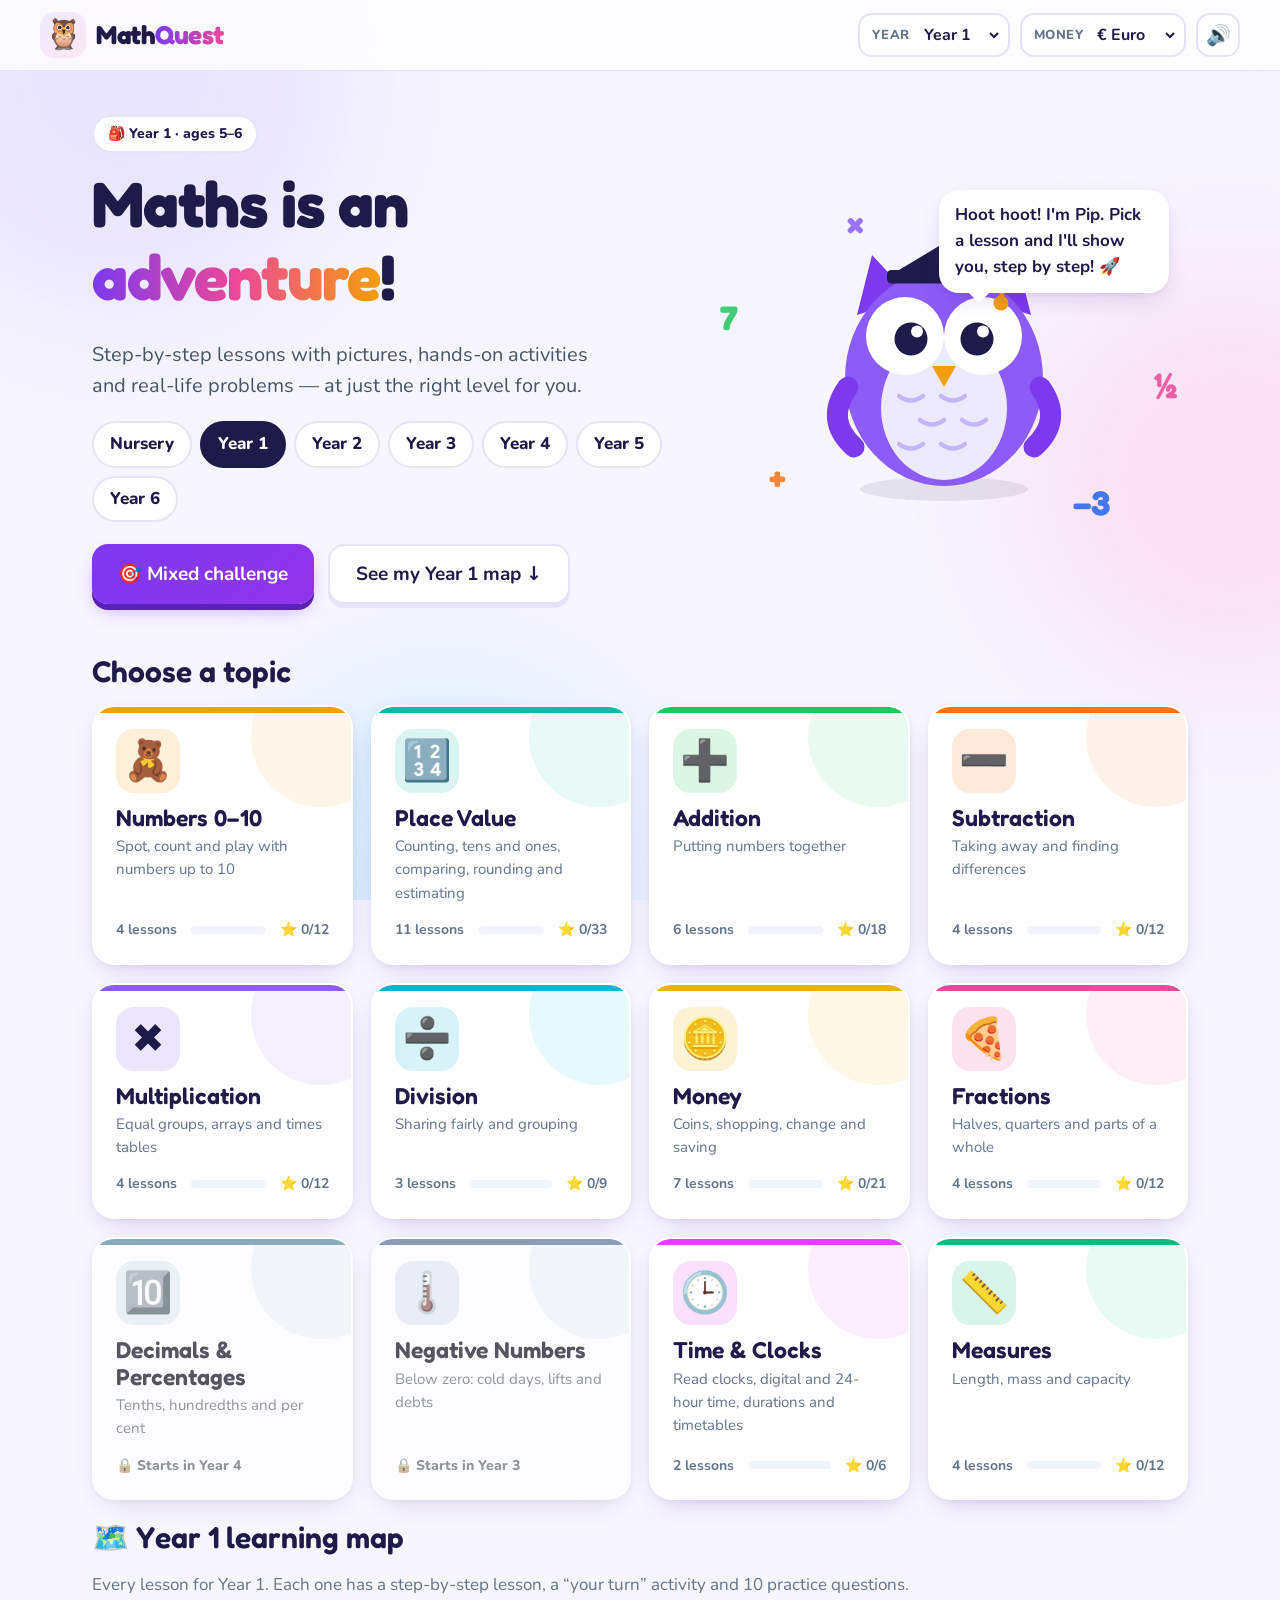
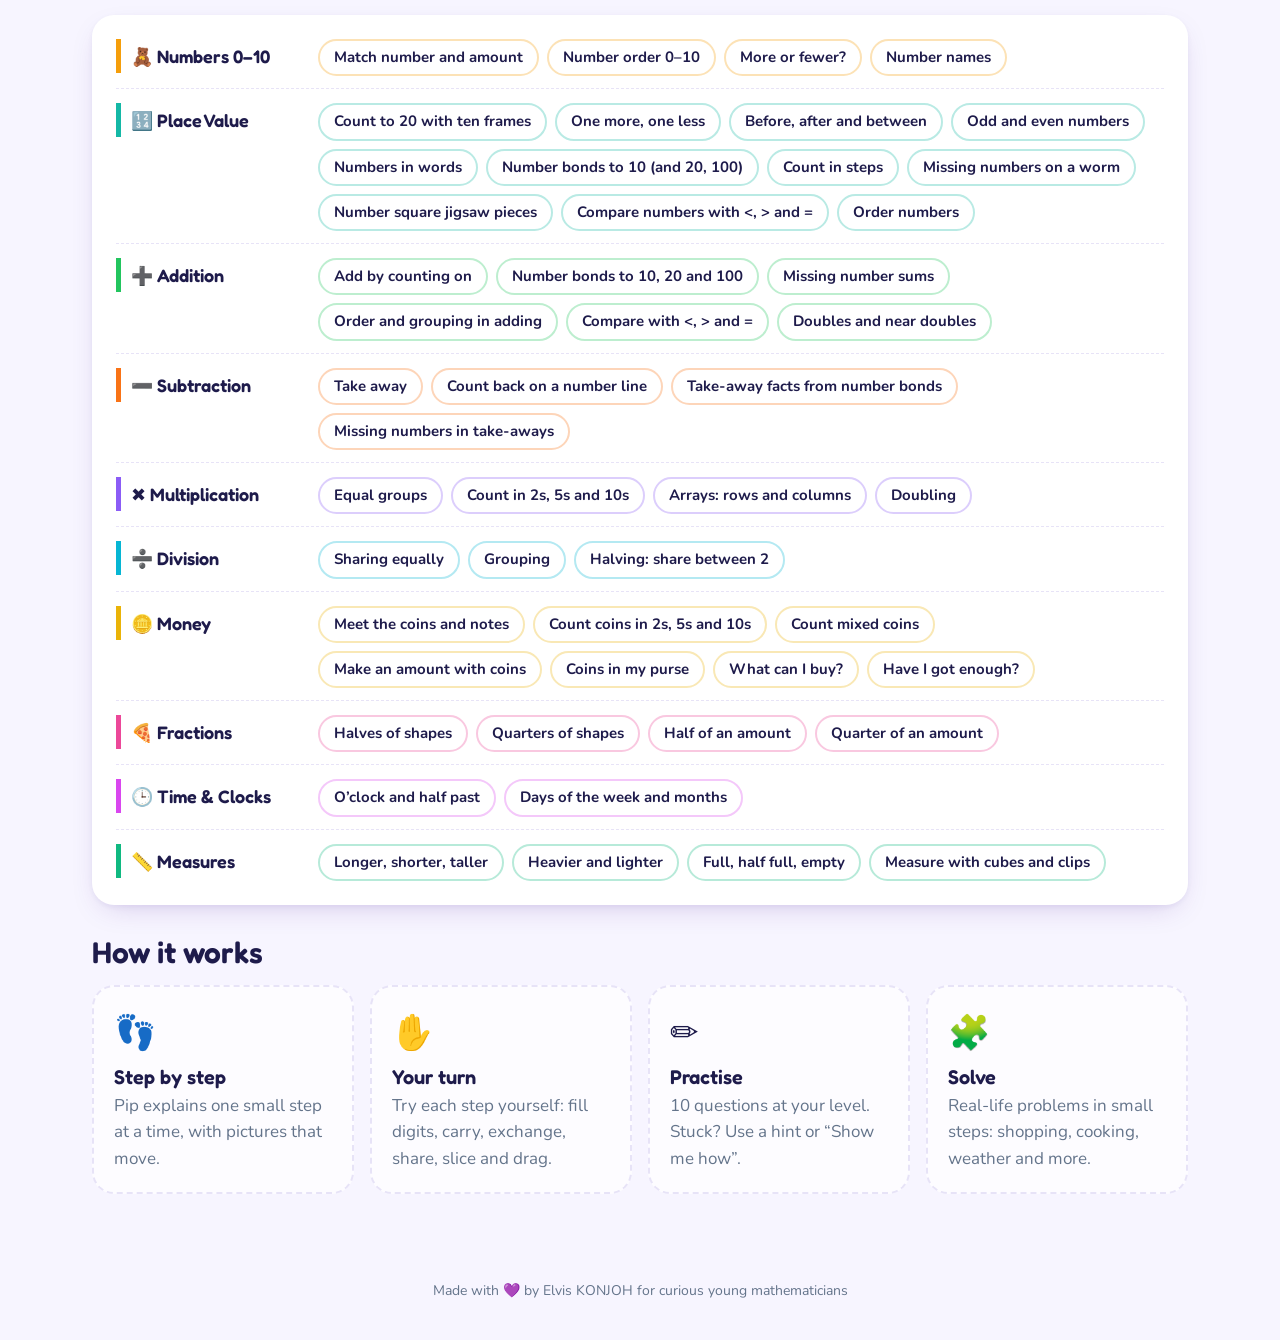
<file: index.html>
<!doctype html>
<html lang="en-GB">
<head>
  <meta charset="utf-8">
  <meta name="viewport" content="width=device-width, initial-scale=1">
  <title>MathQuest — Free Fun Maths Lessons for Kids, Nursery to Year 6</title>
  <meta name="description" content="Free, visual maths lessons for children aged 3 to 11. Step-by-step lessons, practice games and real-life problems: place value, addition, subtraction, times tables, fractions, money, time and more. Follows the England National Curriculum.">
  <meta name="author" content="Elvis KONJOH">
  <meta name="robots" content="index, follow, max-image-preview:large">
  <meta name="theme-color" content="#7c3aed">
  <link rel="canonical" href="https://maths.kwezix.com/">

  <!-- Social sharing -->
  <meta property="og:type" content="website">
  <meta property="og:site_name" content="MathQuest">
  <meta property="og:locale" content="en_GB">
  <meta property="og:url" content="https://maths.kwezix.com/">
  <meta property="og:title" content="MathQuest — Free Fun Maths Lessons for Kids">
  <meta property="og:description" content="Step-by-step maths lessons with pictures, practice games and real-life problems for Nursery to Year 6. Free, no sign-up.">
  <meta property="og:image" content="https://maths.kwezix.com/img/og-image.png">
  <meta property="og:image:width" content="1200">
  <meta property="og:image:height" content="630">
  <meta property="og:image:alt" content="MathQuest: fun, visual maths lessons for kids, Nursery to Year 6">
  <meta name="twitter:card" content="summary_large_image">
  <meta name="twitter:title" content="MathQuest — Free Fun Maths Lessons for Kids">
  <meta name="twitter:description" content="Step-by-step maths lessons with pictures, practice games and real-life problems for Nursery to Year 6.">
  <meta name="twitter:image" content="https://maths.kwezix.com/img/og-image.png">

  <link rel="icon" href="favicon.svg" type="image/svg+xml">
  <link rel="apple-touch-icon" href="img/apple-touch-icon.png">
  <link rel="manifest" href="site.webmanifest">

  <script type="application/ld+json">
  {
    "@context": "https://schema.org",
    "@graph": [
      {
        "@type": "WebSite",
        "@id": "https://maths.kwezix.com/#website",
        "url": "https://maths.kwezix.com/",
        "name": "MathQuest",
        "description": "Free, visual maths lessons for children from Nursery to Year 6.",
        "inLanguage": "en-GB",
        "author": { "@type": "Person", "name": "Elvis KONJOH" }
      },
      {
        "@type": ["WebApplication", "LearningResource"],
        "@id": "https://maths.kwezix.com/#app",
        "name": "MathQuest",
        "url": "https://maths.kwezix.com/",
        "image": "https://maths.kwezix.com/img/og-image.png",
        "applicationCategory": "EducationalApplication",
        "operatingSystem": "Any (web browser)",
        "browserRequirements": "Requires JavaScript",
        "isAccessibleForFree": true,
        "offers": { "@type": "Offer", "price": "0", "priceCurrency": "GBP" },
        "inLanguage": "en-GB",
        "learningResourceType": ["Lesson", "Practice", "Game"],
        "educationalLevel": ["Nursery", "Year 1", "Year 2", "Year 3", "Year 4", "Year 5", "Year 6"],
        "typicalAgeRange": "3-11",
        "audience": { "@type": "EducationalAudience", "educationalRole": "student" },
        "teaches": ["Place value", "Addition", "Subtraction", "Multiplication", "Division", "Times tables", "Fractions", "Decimals and percentages", "Negative numbers", "Money", "Time and clocks", "Measures"],
        "educationalAlignment": {
          "@type": "AlignmentObject",
          "alignmentType": "educationalSubject",
          "educationalFramework": "England National Curriculum",
          "targetName": "Mathematics, Key Stage 1 and Key Stage 2"
        },
        "isPartOf": { "@id": "https://maths.kwezix.com/#website" }
      }
    ]
  }
  </script>
  <script>document.documentElement.classList.add('js');</script>
  <link rel="preconnect" href="https://fonts.googleapis.com">
  <link rel="preconnect" href="https://fonts.gstatic.com" crossorigin>
  <link href="https://fonts.googleapis.com/css2?family=Fredoka:wght@400;500;600;700&family=Nunito:wght@400;600;700;800&display=swap" rel="stylesheet">
  <link rel="stylesheet" href="css/styles.css">
  <link rel="stylesheet" href="css/widgets.css">
</head>
<body>
  <div class="bg-blobs" aria-hidden="true"><span></span><span></span><span></span></div>

  <header class="topbar">
    <a href="#/" class="brand" aria-label="MathQuest home">
      <span class="brand-logo">🦉</span>
      <span class="brand-name">Math<span>Quest</span></span>
    </a>
    <div class="controls">
      <label class="ctl">
        <span class="ctl-label">Year</span>
        <select id="yearSel" aria-label="School year">
          <option value="0">Nursery</option>
          <option value="1">Year 1</option>
          <option value="2">Year 2</option>
          <option value="3">Year 3</option>
          <option value="4">Year 4</option>
          <option value="5">Year 5</option>
          <option value="6">Year 6</option>
        </select>
      </label>
      <label class="ctl">
        <span class="ctl-label">Money</span>
        <select id="curSel" aria-label="Currency">
          <option value="€">€ Euro</option>
          <option value="$">$ Dollar</option>
          <option value="£">£ Pound</option>
        </select>
      </label>
      <button id="speakBtn" class="icon-btn" aria-label="Read questions aloud" title="Read aloud on/off">🗣️</button>
      <button id="soundBtn" class="icon-btn" aria-label="Toggle sound" title="Sound on/off">🔊</button>
    </div>
  </header>

  <main id="app" tabindex="-1">
    <!-- Crawlable summary. app.js replaces it on load; the 'js' class hides it until then. -->
    <section class="seo-fallback">
      <h1>MathQuest: free, fun maths lessons for kids</h1>
      <p>Step-by-step maths lessons with pictures, hands-on practice and real-life problems for children from Nursery to Year 6 (ages 3 to 11). Pip the owl explains one small step at a time, then children try it themselves. Lessons follow the England National Curriculum for Key Stage 1 and Key Stage 2. Free, with no sign-up.</p>
      <h2>Maths topics</h2>
      <ul>
        <li><b>Numbers 0–10</b> (Nursery): spot, count and play with numbers up to 10, read aloud.</li>
        <li><b>Place Value</b>: counting, tens and ones, comparing, rounding and estimating.</li>
        <li><b>Addition</b>: number bonds, counting on, number lines and column addition with carrying.</li>
        <li><b>Subtraction</b>: taking away, finding the difference and column subtraction with exchanging.</li>
        <li><b>Multiplication</b>: equal groups, arrays and times tables.</li>
        <li><b>Division</b>: sharing fairly, grouping and bus-stop division.</li>
        <li><b>Fractions</b>: halves, quarters and parts of a whole.</li>
        <li><b>Decimals &amp; Percentages</b> (from Year 4): tenths, hundredths and per cent.</li>
        <li><b>Negative Numbers</b> (from Year 3): below zero with cold days, lifts and debts.</li>
        <li><b>Money</b>: coins, shopping, change and saving in pounds, euros or dollars.</li>
        <li><b>Time &amp; Clocks</b>: read clocks, digital and 24-hour time, durations and timetables.</li>
        <li><b>Measures</b>: length, mass and capacity.</li>
      </ul>
      <noscript><p>MathQuest is interactive. Please turn on JavaScript to start learning.</p></noscript>
    </section>
  </main>

  <footer class="footer">
    <p>Made with 💜 by Elvis KONJOH for curious young mathematicians</p>
  </footer>

  <canvas id="confetti" aria-hidden="true"></canvas>

  <script src="js/utils.js"></script>
  <script src="js/visuals.js"></script>
  <script src="js/widgets.js"></script>
  <script src="js/topics/nursery.js"></script>
  <script src="js/topics/placevalue.js"></script>
  <script src="js/topics/arith.js"></script>
  <script src="js/topics/muldiv.js"></script>
  <script src="js/topics/money.js"></script>
  <script src="js/topics/fractions.js"></script>
  <script src="js/topics/negatives.js"></script>
  <script src="js/topics/time.js"></script>
  <script src="js/topics/measures.js"></script>
  <script src="js/app.js"></script>
</body>
</html>
</file>
<file: css/styles.css>
/* ===== MathQuest styles ===== */
:root {
  --ink: #1e1b4b;
  --ink-2: #475569;
  --muted: #64748b;
  --bg: #f7f5ff;
  --card: #ffffff;
  --line: #e7e3f7;
  --brand: #7c3aed;
  --brand-2: #ec4899;
  --good: #16a34a;
  --bad: #e11d48;
  --neg: #2563eb;
  --pos: #dc2626;
  --radius: 22px;
  --shadow: 0 10px 30px -12px rgba(76, 29, 149, .25), 0 2px 6px rgba(76, 29, 149, .06);
  --shadow-lg: 0 24px 50px -20px rgba(76, 29, 149, .4);
  --font-h: 'Fredoka', 'Nunito', system-ui, sans-serif;
  --font-b: 'Nunito', system-ui, -apple-system, 'Segoe UI', sans-serif;
}
* { box-sizing: border-box; }
[hidden] { display: none !important; }
html { scroll-behavior: smooth; }
body {
  margin: 0; font-family: var(--font-b); color: var(--ink); background: var(--bg);
  font-size: 17px; line-height: 1.55; min-height: 100vh; display: flex; flex-direction: column;
  -webkit-font-smoothing: antialiased; overflow-x: hidden;
}
h1, h2, h3 { font-family: var(--font-h); line-height: 1.15; margin: 0 0 .4em; font-weight: 600; }
a { color: inherit; }
button { font: inherit; color: inherit; }
.muted { color: var(--muted); }
.center { text-align: center; }
.good { color: var(--good); font-weight: 800; }
.bad { color: var(--bad); font-weight: 800; }

/* background blobs */
.bg-blobs { position: fixed; inset: 0; z-index: -1; overflow: hidden; pointer-events: none; }
.bg-blobs span { position: absolute; border-radius: 50%; filter: blur(60px); opacity: .5; }
.bg-blobs span:nth-child(1) { width: 480px; height: 480px; background: #ddd6fe; top: -160px; left: -120px; }
.bg-blobs span:nth-child(2) { width: 420px; height: 420px; background: #fbcfe8; top: 30%; right: -160px; }
.bg-blobs span:nth-child(3) { width: 380px; height: 380px; background: #bae6fd; bottom: -160px; left: 20%; }

/* ===== top bar ===== */
.topbar {
  position: sticky; top: 0; z-index: 20; display: flex; align-items: center; justify-content: space-between; gap: 12px;
  padding: 12px clamp(16px, 4vw, 40px); background: rgba(255, 255, 255, .78); backdrop-filter: blur(14px);
  border-bottom: 1px solid var(--line); flex-wrap: wrap;
}
.brand { display: flex; align-items: center; gap: 10px; text-decoration: none; }
.brand-logo { font-size: 30px; display: grid; place-items: center; width: 46px; height: 46px; border-radius: 14px; background: linear-gradient(135deg, #ede9fe, #fce7f3); }
.brand-name { font-family: var(--font-h); font-weight: 700; font-size: 26px; letter-spacing: -.5px; }
.brand-name span { background: linear-gradient(90deg, var(--brand), var(--brand-2)); -webkit-background-clip: text; background-clip: text; color: transparent; }
.controls { display: flex; align-items: center; gap: 10px; flex-wrap: wrap; }
.ctl { display: flex; align-items: center; gap: 6px; background: #fff; border: 2px solid var(--line); border-radius: 14px; padding: 4px 6px 4px 12px; }
.ctl-label { font-size: 13px; font-weight: 800; color: var(--muted); text-transform: uppercase; letter-spacing: .5px; }
.ctl select { border: 0; background: transparent; font: 700 16px var(--font-b); color: var(--ink); padding: 4px; cursor: pointer; }
.icon-btn { width: 44px; height: 44px; border-radius: 14px; border: 2px solid var(--line); background: #fff; font-size: 20px; cursor: pointer; }
.icon-btn:hover { border-color: #c4b5fd; }

main { flex: 1; width: 100%; max-width: 1160px; margin: 0 auto; padding: 24px clamp(16px, 4vw, 32px) 48px; outline: none; }
.footer { text-align: center; color: var(--muted); font-size: 14px; padding: 24px; }
#confetti { position: fixed; inset: 0; pointer-events: none; z-index: 100; display: none; }

/* ===== buttons ===== */
.btn {
  display: inline-flex; align-items: center; justify-content: center; gap: 8px; border: 0; cursor: pointer; text-decoration: none;
  font: 700 17px var(--font-b); padding: 12px 22px; border-radius: 16px; color: #fff;
  background: linear-gradient(135deg, var(--brand), #9333ea); box-shadow: 0 6px 0 #5b21b6, 0 10px 20px -8px rgba(124, 58, 237, .6);
  transition: transform .12s, box-shadow .12s, filter .12s;
}
.btn:hover { filter: brightness(1.06); transform: translateY(-1px); }
.btn:active { transform: translateY(4px); box-shadow: 0 2px 0 #5b21b6; }
.btn.big { font-size: 19px; padding: 15px 26px; }
.btn.small { font-size: 15px; padding: 9px 16px; border-radius: 13px; }
.btn.ghost { background: #fff; color: var(--ink); box-shadow: 0 4px 0 var(--line); border: 2px solid var(--line); }
.btn.ghost:active { box-shadow: 0 1px 0 var(--line); }
.btn.alt { background: linear-gradient(135deg, #f59e0b, #f97316); box-shadow: 0 6px 0 #c2410c; }
.btn:disabled { opacity: .5; cursor: default; transform: none; }
.btn:focus-visible, .chip:focus-visible, .choice:focus-visible, .key:focus-visible, .tab:focus-visible, .topic-card:focus-visible { outline: 3px solid #f59e0b; outline-offset: 3px; }

/* ===== hero ===== */
.hero { display: grid; grid-template-columns: 1.2fr 1fr; gap: 24px; align-items: center; padding: 20px 0 30px; }
.hero h1 { font-size: clamp(38px, 6vw, 64px); font-weight: 700; letter-spacing: -1px; }
.grad { background: linear-gradient(90deg, var(--brand), var(--brand-2), #f59e0b); -webkit-background-clip: text; background-clip: text; color: transparent; }
.lead { font-size: 20px; color: var(--ink-2); max-width: 520px; }
.pill { display: inline-block; background: #fff; border: 2px solid var(--line); border-radius: 999px; padding: 6px 14px; font-weight: 800; font-size: 14px; margin-bottom: 14px; }
.year-chips { display: flex; flex-wrap: wrap; gap: 8px; margin: 18px 0 22px; }
.chip { border: 2px solid var(--line); background: #fff; border-radius: 999px; padding: 8px 16px; font-weight: 800; cursor: pointer; transition: all .15s; }
.chip:hover { border-color: #c4b5fd; transform: translateY(-2px); }
.chip.on { background: var(--ink); border-color: var(--ink); color: #fff; }
.hero-cta { display: flex; gap: 14px; flex-wrap: wrap; }
.hero-art { position: relative; display: grid; place-items: center; min-height: 340px; }
.hero-art .mascot { width: min(300px, 70vw); animation: bob 3.5s ease-in-out infinite; }
.bubble { position: absolute; top: 0; right: 4%; max-width: 230px; background: #fff; border-radius: 20px; padding: 12px 16px; box-shadow: var(--shadow); font-weight: 700; z-index: 2; }
.bubble::after { content: ''; position: absolute; bottom: -10px; left: 30px; border: 10px solid transparent; border-top-color: #fff; border-bottom: 0; }
.float { position: absolute; font-family: var(--font-h); font-weight: 700; font-size: 34px; opacity: .85; animation: floaty 6s ease-in-out infinite; }
.f1 { left: 4%; top: 30%; color: #22c55e; }
.f2 { left: 14%; bottom: 8%; color: #f97316; animation-delay: -1s; }
.f3 { right: 2%; top: 50%; color: #ec4899; animation-delay: -2s; }
.f4 { right: 16%; bottom: 0; color: var(--neg); animation-delay: -3s; }
.f5 { left: 30%; top: 2%; color: #8b5cf6; animation-delay: -4s; }
@keyframes bob { 50% { transform: translateY(-10px) rotate(-2deg); } }
@keyframes floaty { 50% { transform: translateY(-16px) rotate(8deg); } }

.section-title { font-size: 30px; margin: 20px 0 16px; scroll-margin-top: 90px; }

/* ===== topic grid ===== */
.topic-grid { display: grid; grid-template-columns: repeat(auto-fill, minmax(240px, 1fr)); gap: 18px; }
.topic-card {
  position: relative; display: flex; flex-direction: column; gap: 4px; text-decoration: none; background: var(--card);
  border-radius: var(--radius); padding: 22px; box-shadow: var(--shadow); border: 2px solid transparent; overflow: hidden;
  transition: transform .18s, box-shadow .18s, border-color .18s;
}
.topic-card::before { content: ''; position: absolute; inset: 0 0 auto 0; height: 6px; background: var(--c); }
.topic-card::after { content: ''; position: absolute; width: 140px; height: 140px; border-radius: 50%; background: var(--c); opacity: .09; right: -40px; top: -40px; }
.topic-card:hover { transform: translateY(-5px) rotate(-.4deg); box-shadow: var(--shadow-lg); border-color: var(--c); }
.tc-icon { font-size: 40px; width: 64px; height: 64px; display: grid; place-items: center; border-radius: 18px; background: color-mix(in srgb, var(--c) 16%, white); margin-bottom: 8px; }
.topic-card h3 { font-size: 23px; margin: 0; }
.topic-card p { margin: 0 0 10px; color: var(--muted); font-size: 15px; }
.tc-progress { margin-top: auto; display: flex; gap: 14px; font-size: 14px; }
.tc-lock { margin-top: auto; font-weight: 800; font-size: 14px; color: var(--muted); }
.topic-card.locked { filter: grayscale(.7); opacity: .75; }
.stars span { color: #e2e8f0; font-size: 1.1em; }
.stars span.on { color: #f59e0b; }

/* how it works */
.how { margin-top: 30px; }
.how-grid { display: grid; grid-template-columns: repeat(auto-fit, minmax(210px, 1fr)); gap: 16px; }
.how-card { background: rgba(255, 255, 255, .7); border: 2px dashed var(--line); border-radius: var(--radius); padding: 20px; }
.how-card span { font-size: 34px; }
.how-card h3 { margin: 6px 0 4px; }
.how-card p { margin: 0; color: var(--muted); }

/* ===== topic page ===== */
.topic-head { background: linear-gradient(135deg, color-mix(in srgb, var(--c) 18%, white), #fff); border-radius: 28px; padding: 20px 24px 0; box-shadow: var(--shadow); margin-bottom: 22px; border: 2px solid color-mix(in srgb, var(--c) 25%, white); }
.back { text-decoration: none; font-weight: 800; color: var(--muted); font-size: 15px; }
.back:hover { color: var(--ink); }
.th-main { display: flex; align-items: center; gap: 16px; margin: 10px 0 16px; }
.th-icon { font-size: 46px; width: 76px; height: 76px; border-radius: 22px; display: grid; place-items: center; background: #fff; box-shadow: var(--shadow); flex: none; }
.th-main h1 { font-size: clamp(28px, 4vw, 40px); margin: 0; }
.th-main p { margin: 0; color: var(--ink-2); }
.tabs { display: flex; gap: 6px; overflow-x: auto; scrollbar-width: none; }
.tab { text-decoration: none; padding: 12px 18px; border-radius: 16px 16px 0 0; font-weight: 800; color: var(--ink-2); white-space: nowrap; }
.tab:hover { background: rgba(255, 255, 255, .6); }
.tab.on { background: var(--bg); color: var(--ink); box-shadow: inset 0 4px 0 var(--c); }

.card { background: var(--card); border-radius: var(--radius); box-shadow: var(--shadow); padding: 24px; }

/* lessons */
.lessons { display: grid; gap: 18px; }
.lesson-card { background: var(--card); border-radius: var(--radius); padding: 22px 26px; box-shadow: var(--shadow); animation: rise .45s both; border-left: 6px solid var(--c); }
.lc-head { display: flex; align-items: center; gap: 12px; margin-bottom: 6px; }
.lc-head h2 { font-size: 24px; margin: 0; }
.lc-num { flex: none; width: 36px; height: 36px; border-radius: 12px; display: grid; place-items: center; background: var(--c); color: #fff; font: 700 18px var(--font-h); }
.lc-body p { margin: .5em 0; }
.big-eq { font: 600 clamp(22px, 3.2vw, 30px) var(--font-h); text-align: center; margin: 12px 0 !important; }
.tip { background: #fef9c3; border-radius: 14px; padding: 10px 14px; border-left: 5px solid #facc15; }
.next-up { display: flex; align-items: center; gap: 20px; margin-top: 22px; }
.next-up .mascot { width: 110px; }
.next-up h3 { font-size: 24px; margin: 0; }
.row-center { display: flex; align-items: center; justify-content: center; gap: 16px; flex-wrap: wrap; margin: 10px 0; }
.row-center.col { flex-direction: column; gap: 8px; }
.row-left { display: flex; gap: 12px; flex-wrap: wrap; margin-top: 10px; }
.op { font: 700 34px var(--font-h); color: var(--brand); }
.fact-family, .bonds { display: flex; flex-wrap: wrap; gap: 10px; justify-content: center; margin: 12px 0; }
.fact-family span, .bonds span { background: #f5f3ff; border: 2px solid #ddd6fe; border-radius: 14px; padding: 8px 14px; font: 600 19px var(--font-h); }
.neg-chip { background: #dbeafe !important; border-color: #93c5fd !important; color: var(--neg); }
.pos-chip { background: #fee2e2 !important; border-color: #fca5a5 !important; color: var(--pos); }
.tips { list-style: none; padding: 0; margin: 0; display: grid; gap: 8px; }
.tips .tag { display: inline-block; min-width: 46px; text-align: center; background: var(--c); color: #fff; border-radius: 10px; padding: 2px 8px; font: 700 16px var(--font-h); margin-right: 6px; }
.side-text { max-width: 360px; }
.frac-explain { display: flex; align-items: center; gap: 16px; }
.frac-explain > .frac { font-size: 54px; }
.frac-explain p { margin: 4px 0; }
.rules { width: 100%; max-width: 560px; margin: 10px auto; border-collapse: separate; border-spacing: 0 6px; }
.rules td { background: #f8fafc; padding: 10px 14px; font-weight: 700; }
.rules td:first-child { border-radius: 12px 0 0 12px; font-family: var(--font-h); font-size: 19px; }
.rules td:last-child { border-radius: 0 12px 12px 0; font-family: var(--font-h); }

/* ===== visuals ===== */
.objs { display: inline-grid; grid-template-columns: repeat(var(--per), auto); gap: 4px 6px; padding: 10px 14px; background: #fff; border-radius: 16px; border: 2px dashed var(--line); }
.obj { font-size: 28px; line-height: 1; animation: popIn .35s both; }
.obj.gone { opacity: .3; position: relative; filter: grayscale(1); }
.obj.gone::after { content: ''; position: absolute; left: -2px; right: -2px; top: 50%; height: 4px; background: var(--bad); transform: rotate(-30deg); border-radius: 2px; }
.obj-sum { display: flex; align-items: center; justify-content: center; gap: 12px; flex-wrap: wrap; }
.nl { width: 100%; max-width: 720px; display: block; margin: 8px auto; overflow: visible; }
.nl-axis { stroke: #334155; stroke-width: 3; }
.nl-tick { stroke: #334155; stroke-width: 2; }
.nl-tick.zero { stroke-width: 4; }
.nl-lab { font: 600 15px var(--font-h); text-anchor: middle; fill: #334155; }
.nl-lab.zero { font-weight: 700; font-size: 17px; }
.nl-lab.neg { fill: var(--neg); }
.nl-lab.pos { fill: var(--pos); }
.nl-jlab { font: 700 15px var(--font-h); text-anchor: middle; animation: fadeIn .4s both; }
.nl-plab { font: 700 14px var(--font-h); text-anchor: middle; }
.nl-emoji { font-size: 26px; text-anchor: middle; }
.nl-jump { stroke-dasharray: 100; animation: draw .55s ease-out both; }
@keyframes draw { 0% { stroke-dashoffset: 100; opacity: 0; } 2% { opacity: 1; } 100% { stroke-dashoffset: 0; opacity: 1; } }
.b10 { margin: 0; text-align: center; }
.b10 figcaption { font: 700 18px var(--font-h); }
.arr { max-width: 100%; height: auto; }
.arr-dot { animation: popIn .3s both; transform-box: fill-box; transform-origin: center; }
.groups { display: flex; flex-wrap: wrap; gap: 12px; justify-content: center; margin: 10px 0; }
.plate { background: radial-gradient(circle, #fff 55%, #f1f5f9 56%); border: 3px solid #e2e8f0; border-radius: 50%; width: 112px; height: 112px; display: flex; flex-direction: column; align-items: center; justify-content: center; position: relative; }
.plate.left { border-radius: 18px; border-style: dashed; background: #fff7ed; border-color: #fdba74; }
.plate-items { display: flex; flex-wrap: wrap; justify-content: center; max-width: 84px; font-size: 18px; line-height: 1.1; }
.plate-n { position: absolute; bottom: -12px; background: var(--ink); color: #fff; border-radius: 999px; font: 700 13px var(--font-h); padding: 1px 9px; white-space: nowrap; }
.area { border-collapse: separate; border-spacing: 4px; font: 600 18px var(--font-h); }
.area th { padding: 6px 12px; color: var(--muted); }
.area .corner { color: var(--brand); font-size: 22px; }
.area td { padding: 14px 18px; border-radius: 10px; text-align: center; min-width: 70px; }
.area .c0 { background: #ede9fe; } .area .c1 { background: #dcfce7; } .area .c2 { background: #fef3c7; } .area .c3 { background: #e0f2fe; }
.skip { display: flex; flex-wrap: wrap; gap: 6px; justify-content: center; margin: 8px 0; }
.skip span { background: #f5f3ff; border: 2px solid #ddd6fe; border-radius: 12px; padding: 4px 12px; font: 600 18px var(--font-h); animation: popIn .3s both; }
.chunks { background: #f8fafc; border-radius: 14px; padding: 10px 16px; font: 500 18px var(--font-h); display: grid; gap: 4px; }
.chunks .muted { font: 600 14px var(--font-b); }
.pie, .fbar { max-width: 100%; height: auto; }
.fbar-lab { font: 600 12px var(--font-h); text-anchor: middle; fill: #334155; }
.shapes { display: flex; gap: 10px; flex-wrap: wrap; justify-content: center; align-items: center; margin: 6px 0; }
.frac { display: inline-flex; flex-direction: column; align-items: center; vertical-align: middle; font-family: var(--font-h); font-weight: 600; line-height: 1.05; margin: 0 3px; }
.frac > span:first-child { border-bottom: 2.5px solid currentColor; padding: 0 4px 1px; }
.frac > span:last-child { padding: 1px 4px 0; }
.fnum { font-family: var(--font-h); font-weight: 600; }
.box { display: inline-block; min-width: 1.3em; border: 2.5px dashed var(--brand); border-radius: 8px; color: var(--brand); text-align: center; padding: 0 4px; }
.sign { font: 700 30px var(--font-h); }
.coins { display: flex; flex-wrap: wrap; gap: 10px; align-items: center; justify-content: center; margin: 10px 0; }
.coin, .note { filter: drop-shadow(0 3px 2px rgba(0, 0, 0, .15)); flex: none; }
.coin-lab { font-family: var(--font-h); font-weight: 700; text-anchor: middle; fill: #3f2a0b; }
.note-lab { font: 700 20px var(--font-h); text-anchor: middle; fill: #fff; paint-order: stroke; stroke: rgba(0, 0, 0, .25); stroke-width: 2px; }
.running { display: flex; flex-wrap: wrap; align-items: center; justify-content: center; gap: 6px; margin: 8px 0; }
.run { background: #fef3c7; border-radius: 10px; padding: 3px 10px; font: 600 18px var(--font-h); }
.arrow { color: var(--muted); }
.shelf { display: flex; flex-wrap: wrap; gap: 14px; justify-content: center; margin: 10px 0; }
.price-tag { background: #fff; border: 2px solid var(--line); border-radius: 18px; padding: 12px 16px; display: flex; flex-direction: column; align-items: center; min-width: 120px; box-shadow: 0 4px 0 var(--line); }
.pt-emoji { font-size: 36px; line-height: 1.2; }
.pt-name { font-weight: 700; color: var(--ink-2); font-size: 15px; text-transform: capitalize; }
.pt-price { margin-top: 6px; background: #facc15; border-radius: 10px; padding: 2px 12px; font: 700 20px var(--font-h); }
.sale { position: relative; display: flex; justify-content: center; }
.sale-badge { position: absolute; top: -12px; right: calc(50% - 90px); background: var(--bad); color: #fff; font: 700 18px var(--font-h); border-radius: 999px; padding: 6px 10px; transform: rotate(12deg); }
.thermo, .lift { max-width: 100%; height: auto; }
.thermo-lab, .lift-lab { font: 600 14px var(--font-h); text-anchor: end; fill: #334155; }
.thermo-lab.neg, .lift-lab.neg { fill: var(--neg); }
.thermo-lab.pos, .lift-lab.pos { fill: var(--pos); }
.thermo-zero { font: 700 13px var(--font-h); fill: #334155; }
.thermo-val { font: 700 20px var(--font-h); text-anchor: middle; fill: var(--ink); }
.thermo-liquid { transition: y .4s, height .4s; }
.lift-emoji { font-size: 18px; text-anchor: middle; }
.lift-car { transition: transform .45s cubic-bezier(.4, 1.4, .6, 1); }

/* column method */
.colm { border-collapse: collapse; font: 600 30px var(--font-h); margin: 6px auto; }
.colm td { width: 36px; height: 44px; text-align: center; padding: 0; }
.colm td.op { color: var(--brand); width: 32px; }
.colm td.pt { width: 14px; }
.colm tr.marks td { height: 22px; font-size: 17px; color: var(--bad); vertical-align: bottom; }
.colm tr.res td { border-top: 3px solid var(--ink); }
.colm tr.res td.op { border-top: 0; }
.colm td.ans { color: var(--good); }
.colm td.blank { position: relative; }
.colm td.blank::after { content: ''; position: absolute; inset: 7px 4px 5px; border: 2px dashed #c4b5fd; border-radius: 8px; }
.colm td.crossed { text-decoration: line-through; text-decoration-color: var(--bad); text-decoration-thickness: 3px; color: var(--muted); }
.carry-t { color: var(--bad); font-weight: 800; }
.steps-list { margin: 6px 0; padding-left: 22px; display: grid; gap: 8px; }
.steps-list li::marker { color: var(--brand); font-weight: 800; }

/* ===== explorer ===== */
.explorer { background: var(--card); border-radius: var(--radius); box-shadow: var(--shadow); padding: 24px; }
.ex-intro { font-size: 18px; font-weight: 700; margin-top: 0; }
.ex-controls { display: flex; flex-wrap: wrap; gap: 18px 28px; align-items: center; margin-bottom: 10px; }
.ex-controls.buttons { justify-content: center; gap: 10px; }
.ex-controls label { display: flex; align-items: center; gap: 10px; font-weight: 800; flex-wrap: wrap; }
.ex-controls output { min-width: 50px; text-align: center; background: #f5f3ff; border-radius: 10px; padding: 2px 8px; font: 700 20px var(--font-h); color: var(--brand); }
input[type=range] { width: min(260px, 60vw); accent-color: var(--c, var(--brand)); height: 28px; cursor: pointer; }
.ex-stage { margin-top: 10px; }
.ex-eq { font: 600 32px var(--font-h); text-align: center; margin: 10px 0; display: flex; align-items: center; justify-content: center; gap: 10px; flex-wrap: wrap; }
.ex-eq.big { font-size: 48px; min-width: 110px; }
.negc { color: var(--neg); } .posc { color: var(--pos); }
.reveal { font: 700 30px var(--font-h); min-width: 80px; border: 3px dashed #c4b5fd; background: #faf5ff; color: var(--brand); border-radius: 16px; padding: 2px 16px; cursor: pointer; }
.reveal.shown { border-style: solid; border-color: var(--good); color: var(--good); background: #f0fdf4; animation: popIn .3s; }
.facts { background: #f8fafc; border-radius: 16px; padding: 10px 18px; margin-top: 10px; }
.till, .tray { display: flex; flex-wrap: wrap; gap: 10px; justify-content: center; align-items: center; }
.till { padding: 14px; background: #fefce8; border-radius: 18px; border: 2px solid #fde68a; }
.tray { min-height: 96px; margin-top: 14px; padding: 14px; border-radius: 18px; border: 3px dashed var(--line); }
.coin-btn { background: none; border: 0; padding: 2px; cursor: pointer; border-radius: 12px; transition: transform .12s; }
.coin-btn:hover { transform: translateY(-3px) scale(1.05); }
.total-pill { background: var(--ink); color: #fff; border-radius: 14px; padding: 2px 16px; }
.challenge { display: flex; flex-wrap: wrap; gap: 12px; justify-content: center; align-items: center; font-size: 18px; }
.seg { display: flex; justify-content: center; gap: 6px; margin: 12px 0; }
.seg button { border: 2px solid var(--line); background: #fff; padding: 8px 16px; border-radius: 999px; font-weight: 800; cursor: pointer; }
.seg button.on { background: var(--ink); color: #fff; border-color: var(--ink); }
.ex-split { display: flex; gap: 26px; align-items: center; justify-content: center; flex-wrap: wrap; }
.btn.step { min-width: 64px; font: 700 22px var(--font-h); }

/* ===== quiz ===== */
.quiz { max-width: 820px; margin: 0 auto; }
.quiz-top { display: flex; align-items: center; gap: 14px; margin-bottom: 14px; font-weight: 800; }
.qprogress { flex: 1; height: 14px; background: #ede9fe; border-radius: 999px; overflow: hidden; }
.qprogress div { height: 100%; background: linear-gradient(90deg, var(--c, var(--brand)), var(--brand-2)); border-radius: 999px; transition: width .4s; }
.qscore { background: #fef3c7; border-radius: 999px; padding: 2px 12px; }
.qcard { background: var(--card); border-radius: 28px; box-shadow: var(--shadow-lg); padding: clamp(20px, 4vw, 34px); position: relative; animation: rise .35s both; }
.qcard.shake { animation: shake .4s; }
.qcard.pop { animation: pop .35s; }
.qtopic { display: inline-block; background: color-mix(in srgb, var(--c) 15%, white); color: var(--ink); border-radius: 999px; padding: 4px 12px; font-weight: 800; font-size: 14px; margin-bottom: 10px; }
.scene { position: absolute; top: 18px; right: 22px; font-size: 44px; opacity: .9; animation: bob 3s ease-in-out infinite; }
.qtext { font: 600 clamp(26px, 4.2vw, 40px) var(--font-h); text-align: center; margin: 6px 0 14px; }
.qtext.story { font: 600 clamp(19px, 2.6vw, 23px) var(--font-b); text-align: left; line-height: 1.55; padding-right: 56px; }
.qtext .frac { font-size: .95em; }
.qvisual { margin: 10px 0 16px; display: flex; flex-direction: column; align-items: center; }
.answer-zone { margin-top: 8px; }
.answer-row { display: flex; align-items: center; justify-content: center; gap: 10px; flex-wrap: wrap; }
.affix { font: 700 28px var(--font-h); color: var(--ink-2); }
.ans-input { width: 190px; font: 700 30px var(--font-h); text-align: center; padding: 10px 12px; border: 3px solid var(--line); border-radius: 18px; outline: none; color: var(--ink); transition: border-color .15s, box-shadow .15s; }
.ans-input:focus { border-color: #a78bfa; box-shadow: 0 0 0 5px #ede9fe; }
.keypad { display: grid; grid-template-columns: repeat(3, 1fr); gap: 8px; max-width: 270px; margin: 16px auto 0; }
.key { height: 52px; border: 2px solid var(--line); background: #fff; border-radius: 14px; font: 700 22px var(--font-h); cursor: pointer; box-shadow: 0 3px 0 var(--line); }
.key:active { transform: translateY(2px); box-shadow: none; }
.key.back { background: #fef2f2; }
.choices { display: flex; flex-wrap: wrap; justify-content: center; gap: 12px; }
.choice { min-width: 110px; min-height: 70px; padding: 10px 20px; border: 3px solid var(--line); background: #fff; border-radius: 18px; font: 600 24px var(--font-h); cursor: pointer; box-shadow: 0 5px 0 var(--line); transition: transform .12s, border-color .12s; }
.choice:hover:not(:disabled) { border-color: #a78bfa; transform: translateY(-2px); }
.choice.right { border-color: var(--good); background: #f0fdf4; box-shadow: 0 5px 0 #86efac; }
.choice.wrong { border-color: var(--bad); background: #fff1f2; box-shadow: 0 5px 0 #fda4af; }
.choice:disabled { cursor: default; }
.feedback { min-height: 0; text-align: center; font-size: 19px; border-radius: 16px; margin-top: 14px; padding: 0 14px; opacity: 0; transition: opacity .2s; }
.feedback.show { opacity: 1; padding: 12px 14px; }
.feedback.good { background: #f0fdf4; color: #166534; }
.feedback.bad { background: #fff1f2; color: #9f1239; }
.feedback.hint { background: #fefce8; color: #854d0e; }
.qactions { display: flex; justify-content: center; gap: 10px; flex-wrap: wrap; margin-top: 16px; }
.solution { margin-top: 18px; background: #faf5ff; border: 2px solid #e9d5ff; border-radius: 20px; padding: 16px 20px; animation: rise .3s both; }
.solution h3 { margin: 0 0 6px; color: var(--brand); }
.result { text-align: center; max-width: 620px; margin: 0 auto; }
.result .mascot { width: 140px; animation: bob 3s ease-in-out infinite; }
.big-stars { font-size: 60px; line-height: 1; margin: 6px 0 10px; }
.big-stars span.on { animation: popIn .5s both; text-shadow: 0 4px 12px rgba(245, 158, 11, .5); }
.big-stars span:nth-child(2) { animation-delay: .15s; } .big-stars span:nth-child(3) { animation-delay: .3s; }
.locked-page { text-align: center; max-width: 560px; margin: 20px auto; }
.locked-page .mascot { width: 140px; }

@keyframes rise { from { opacity: 0; transform: translateY(14px); } }
@keyframes fadeIn { from { opacity: 0; } }
@keyframes popIn { from { opacity: 0; transform: scale(.4); } }
@keyframes pop { 50% { transform: scale(1.03); } }
@keyframes shake { 20%, 60% { transform: translateX(-8px); } 40%, 80% { transform: translateX(8px); } }

/* ===== responsive ===== */
@media (max-width: 820px) {
  .hero { grid-template-columns: 1fr; text-align: center; }
  .hero .lead { margin: 0 auto; }
  .year-chips, .hero-cta { justify-content: center; }
  .hero-art { min-height: 280px; order: -1; }
  .hero-art .mascot { width: 200px; }
  .bubble { position: relative; right: auto; margin-bottom: 10px; }
  .next-up { flex-direction: column; text-align: center; }
  .next-up .row-left { justify-content: center; }
}
@media (max-width: 560px) {
  body { font-size: 16px; }
  .brand-name { font-size: 22px; }
  .ctl-label { display: none; }
  .topbar { padding: 10px 16px; }
  .tab { padding: 10px 12px; font-size: 15px; }
  .colm { font-size: 24px; }
  .colm td { width: 26px; height: 36px; }
  .area td { padding: 10px; min-width: 50px; font-size: 15px; }
  .ans-input { width: 150px; }
  .scene { font-size: 32px; top: 12px; right: 12px; }
  .float { display: none; }
}
@media (prefers-reduced-motion: reduce) {
  *, *::before, *::after { animation: none !important; transition: none !important; }
  .nl-jump { stroke-dashoffset: 0; }
}

/* Crawlable summary in index.html: hidden when JS runs (app.js replaces it), shown as a card without JS. */
.js .seo-fallback { display: none; }
.seo-fallback { max-width: 760px; margin: 32px auto; padding: 28px; background: var(--card); border-radius: var(--radius); box-shadow: var(--shadow); }
.seo-fallback li { margin: .3em 0; }
</file>
<file: css/widgets.css>
/* ===================================================================
 * Skills, step player, learning map and interactive widgets
 * =================================================================== */
.tc-bar { flex: 1; height: 8px; background: #f1f5f9; border-radius: 99px; overflow: hidden; align-self: center; }
.tc-bar i { display: block; height: 100%; background: var(--c); border-radius: 99px; }
.tc-progress { align-items: center; color: var(--muted); font-weight: 700; }

/* learning map */
.map { display: grid; gap: 14px; }
.map-row { display: grid; grid-template-columns: 190px 1fr; gap: 12px; align-items: start; padding-bottom: 12px; border-bottom: 1px dashed var(--line); }
.map-row:last-child { border-bottom: 0; padding-bottom: 0; }
.map-topic { font: 600 18px var(--font-h); text-decoration: none; padding: 6px 0 6px 10px; border-left: 5px solid var(--c); }
.map-skills { display: flex; flex-wrap: wrap; gap: 8px; }
.map-skill { text-decoration: none; background: #fff; border: 2px solid color-mix(in srgb, var(--c) 30%, white); border-radius: 999px; padding: 5px 14px; font-weight: 700; font-size: 15px; transition: transform .12s, background .12s; }
.map-skill:hover { transform: translateY(-2px); background: color-mix(in srgb, var(--c) 12%, white); }
.map-skill.got { background: color-mix(in srgb, var(--c) 16%, white); }
.ms-st { color: #f59e0b; }
@media (max-width: 640px) { .map-row { grid-template-columns: 1fr; } }

/* skill cards */
.skill-grid { display: grid; gap: 12px; }
.skill-card { display: flex; align-items: center; gap: 16px; background: var(--card); border-radius: 20px; padding: 16px 20px; text-decoration: none; box-shadow: var(--shadow); border: 2px solid transparent; animation: rise .4s both; transition: transform .15s, border-color .15s; }
.skill-card:hover { transform: translateX(4px); border-color: var(--c); }
.sk-num { flex: none; width: 44px; height: 44px; border-radius: 14px; display: grid; place-items: center; background: var(--c); color: #fff; font: 700 20px var(--font-h); }
.sk-main { flex: 1; }
.sk-main h3 { margin: 0; font-size: 21px; }
.sk-main p { margin: 2px 0 0; color: var(--muted); font-size: 15px; }
.sk-side { display: flex; flex-direction: column; align-items: flex-end; gap: 4px; }
.sk-go { font-weight: 800; color: var(--c); font-size: 15px; white-space: nowrap; }

/* step player */
.player { background: var(--card); border-radius: 28px; box-shadow: var(--shadow-lg); padding: clamp(18px, 3vw, 30px); max-width: 900px; margin: 0 auto; }
.pl-top { display: flex; align-items: center; gap: 14px; flex-wrap: wrap; margin-bottom: 14px; }
.pl-dots { display: flex; gap: 6px; flex: 1; flex-wrap: wrap; }
.pl-dots span { width: 26px; height: 8px; border-radius: 99px; background: #e2e8f0; }
.pl-dots span.past { background: color-mix(in srgb, var(--c) 50%, white); }
.pl-dots span.now { background: var(--c); width: 40px; }
.pl-say { display: flex; gap: 14px; align-items: flex-start; }
.pl-pip { flex: none; width: 76px; }
.pl-pip .mascot { width: 76px; }
.bubble2 { position: relative; flex: 1; background: #f5f3ff; border-radius: 20px; padding: 14px 18px; font-size: 19px; line-height: 1.55; animation: rise .35s both; }
.bubble2::before { content: ""; position: absolute; left: -10px; top: 22px; border: 10px solid transparent; border-right-color: #f5f3ff; border-left: 0; }
.bubble2 p { margin: .3em 0; }
.pl-show { margin: 16px 0 6px; display: flex; flex-direction: column; align-items: center; gap: 8px; animation: fadeIn .4s both; }
.pl-show > * { max-width: 100%; }
.pl-try { margin-top: 14px; border: 3px dashed color-mix(in srgb, var(--c) 45%, white); border-radius: 22px; padding: 14px 16px 6px; background: color-mix(in srgb, var(--c) 5%, white); }
.pl-try-lab { font: 700 18px var(--font-h); color: var(--c); margin-bottom: 6px; }
.pl-nav { display: flex; justify-content: space-between; gap: 12px; margin-top: 18px; }
.btn.glow { animation: glow 1.2s ease-in-out 3; }
@keyframes glow { 50% { box-shadow: 0 6px 0 #5b21b6, 0 0 0 8px rgba(124, 58, 237, .25); } }
.hl { background: #fef08a; border-radius: 6px; padding: 0 4px; }
.say-big { font: 600 26px var(--font-h); }
@media (max-width: 560px) { .pl-pip { width: 48px; } .pl-pip .mascot { width: 48px; } .bubble2 { font-size: 17px; } }

/* problem wrapper */
.prob { position: relative; }
.prob.compact .qtext { font-size: clamp(20px, 3vw, 28px); }
.prob.compact .qtext.story { font-size: 18px; }
.ans-input.right { border-color: var(--good); background: #f0fdf4; }
.ans-input.wrong { border-color: var(--bad); background: #fff1f2; }

/* guided steps */
.gsteps { display: grid; gap: 10px; }
.gstep { display: flex; gap: 12px; background: #f8fafc; border: 2px solid var(--line); border-radius: 18px; padding: 12px 14px; animation: rise .3s both; }
.gstep.done { background: #f0fdf4; border-color: #bbf7d0; }
.gs-num { flex: none; width: 32px; height: 32px; border-radius: 10px; background: var(--brand); color: #fff; display: grid; place-items: center; font: 700 17px var(--font-h); }
.gstep.done .gs-num { background: var(--good); }
.gs-body { flex: 1; min-width: 0; }
.gs-say { font-size: 18px; font-weight: 600; margin-bottom: 6px; }
.gs-vis { display: flex; flex-direction: column; align-items: center; }
.gs-after { margin-top: 6px; color: #166534; font-weight: 700; }
.gstep .answer-row { justify-content: flex-start; }
.gstep .ans-input { width: 140px; font-size: 24px; padding: 6px 10px; }
.gstep .choices { justify-content: flex-start; }
.gstep .choice { min-height: 52px; min-width: 70px; font-size: 20px; }

/* interactive column method */
.colw { display: flex; flex-direction: column; align-items: center; gap: 8px; }
.toggle { font-size: 14px; font-weight: 700; color: var(--muted); display: flex; gap: 6px; align-items: center; cursor: pointer; }
.colm.interactive td { position: relative; transition: background .2s; }
.colm.interactive td.act { background: #fef9c3; }
.colm .dg { font: inherit; background: none; border: 0; padding: 0; width: 100%; height: 100%; color: inherit; cursor: default; border-radius: 8px; }
.colm td.pulse .dg { cursor: pointer; animation: pulse 1s infinite; background: #ede9fe; }
.colm .dg.crossed { text-decoration: line-through; text-decoration-color: var(--bad); text-decoration-thickness: 3px; color: var(--muted); }
@keyframes pulse { 50% { box-shadow: 0 0 0 5px rgba(124, 58, 237, .35); } }
.colm .exv { color: var(--bad); font-weight: 700; }
.colm .ain, .bus .ain { width: 34px; height: 42px; font: 700 28px var(--font-h); text-align: center; border: 2px dashed #c4b5fd; border-radius: 9px; padding: 0; color: var(--good); background: #fff; }
.colm .ain:disabled, .bus .ain:disabled { background: transparent; border-color: #e2e8f0; }
.colm .ain:focus, .bus .ain:focus, .colm .cin:focus { outline: none; border-color: var(--brand); border-style: solid; box-shadow: 0 0 0 4px #ede9fe; }
.colm .cin { width: 24px; height: 24px; font: 700 16px var(--font-h); text-align: center; border: 2px dashed #fda4af; border-radius: 6px; padding: 0; color: var(--bad); background: #fff; }
.colm .cin:disabled { border-color: transparent; background: transparent; }
.colm .ain.right, .bus .ain.right { border-style: solid; border-color: #86efac; background: #f0fdf4; }
.col-helper { min-height: 56px; width: 100%; max-width: 560px; }
.ch-say { background: #fff; border: 2px solid var(--line); border-radius: 16px; padding: 10px 14px; font-size: 18px; text-align: center; display: flex; flex-wrap: wrap; gap: 8px; align-items: center; justify-content: center; }
.ch-in { width: 74px; font: 700 24px var(--font-h); text-align: center; border: 3px solid var(--line); border-radius: 12px; padding: 2px 6px; }
.ch-in:focus { outline: none; border-color: #a78bfa; }
.ch-in.right { border-color: var(--good); background: #f0fdf4; }

/* bus stop division */
.bus { border-collapse: collapse; font: 600 30px var(--font-h); }
.bus td { min-width: 40px; height: 48px; text-align: center; padding: 0 2px; }
.bus .dv { padding-right: 8px; color: var(--brand); }
.bus .dd { border-top: 3px solid var(--ink); }
.bus .dd.first { border-left: 3px solid var(--ink); border-top-left-radius: 8px; }
.bus .dd.act { background: #fef9c3; }
.bus sup.cr { font-size: 15px; color: var(--bad); margin-right: 1px; }
.bus .rlab { color: var(--brand); font-size: 22px; padding-left: 8px; }
.tstrip { display: flex; flex-wrap: wrap; gap: 6px; justify-content: center; max-width: 620px; }
.tstrip span { background: #f8fafc; border: 2px solid var(--line); border-radius: 10px; padding: 2px 8px; font: 600 15px var(--font-h); color: var(--muted); }
.tstrip span.fit { color: var(--ink); background: #f5f3ff; border-color: #ddd6fe; }
.tstrip span.best { background: #dcfce7; border-color: #86efac; color: #166534; }

/* number line place */
.nlp { cursor: crosshair; width: 100%; }
.nlp svg { user-select: none; }

/* slice */
.sl-shape { display: flex; justify-content: center; margin: 8px 0; }
.sl-svg { max-width: 100%; height: auto; cursor: pointer; }
.sl-svg [data-s]:hover { opacity: .8; }
.sl-frac { font-size: 20px; font-weight: 700; }

/* share */
.pool { display: flex; justify-content: center; min-height: 40px; }
.sh-plates .plate { cursor: pointer; font: inherit; }
.sh-plates .plate:hover { border-color: #c4b5fd; }
.plate.bag { border-radius: 18px 18px 30px 30px; background: #fef3c7; border-color: #fcd34d; cursor: default; }
.sh-ask { margin-top: 18px; }

/* blocks */
.blk-btns { display: flex; flex-wrap: wrap; gap: 14px; justify-content: center; }
.blk-btns > div { display: flex; align-items: center; gap: 6px; background: #f8fafc; border-radius: 14px; padding: 6px 10px; }

/* array grid */
.agrid { display: grid; grid-template-columns: repeat(var(--m), 28px); gap: 3px; justify-content: center; margin: 6px auto; }
.acell { width: 28px; height: 28px; border-radius: 50%; border: 2px solid #e2e8f0; background: #fff; padding: 0; cursor: pointer; }
.acell.hov { background: #ede9fe; border-color: #c4b5fd; }
.acell.on { background: #8b5cf6; border-color: #7c3aed; }
@media (max-width: 480px) { .agrid { grid-template-columns: repeat(var(--m), 22px); } .acell { width: 22px; height: 22px; } }

/* order */
.ord .choice { position: relative; }
.ord .choice.picked { border-color: #a78bfa; background: #f5f3ff; }
.ord-n { position: absolute; top: -10px; right: -10px; background: var(--brand); color: #fff; border-radius: 50%; width: 26px; height: 26px; font: 700 15px/26px var(--font-h); }
.ord-n:empty { display: none; }
.ord-line { text-align: center; font: 600 22px var(--font-h); min-height: 34px; margin: 8px 0; }

/* thermometer setter */
.th-btns { display: flex; flex-direction: column; gap: 8px; align-items: center; }

/* demo helpers used inside lessons */
.demo-row { display: flex; flex-wrap: wrap; gap: 10px; justify-content: center; align-items: center; }
.chip-num { display: inline-block; background: #f5f3ff; border: 2px solid #ddd6fe; border-radius: 12px; padding: 4px 12px; font: 600 20px var(--font-h); }
.chip-num.hot { background: #fef08a; border-color: #facc15; }
.ten-frame { display: inline-grid; grid-template-columns: repeat(5, 34px); gap: 3px; background: #334155; padding: 3px; border-radius: 8px; }
.ten-frame span { width: 34px; height: 34px; background: #fff; border-radius: 4px; display: grid; place-items: center; font-size: 22px; }
.pv-table { border-collapse: separate; border-spacing: 4px; font: 600 26px var(--font-h); }
.pv-table th { font: 700 14px var(--font-b); color: var(--muted); padding: 4px 10px; border-radius: 8px; }
.pv-table td { background: #f8fafc; border-radius: 10px; min-width: 52px; text-align: center; padding: 6px 10px; }
.pv-table .h { background: #dbeafe; }
.pv-table .t { background: #dcfce7; }
.pv-table .o { background: #fef3c7; }
.pv-table .th { background: #fce7f3; }

/* clocks */
.clock { max-width: 100%; height: auto; }
.ck-num { font: 600 20px var(--font-h); text-anchor: middle; fill: #1e1b4b; }
.ck-num.roman { font: 700 15px Georgia, serif; }
.ck-min { font: 700 12px var(--font-h); text-anchor: middle; fill: #ef4444; }
.ck-side { font: 700 14px var(--font-b); text-anchor: middle; }
.ck-side.past { fill: #15803d; }
.ck-side.to { fill: #be123c; }
.ck-face { cursor: pointer; }
.ck-btns { display: flex; flex-direction: column; gap: 10px; }
.ck-row { display: flex; align-items: center; gap: 8px; flex-wrap: wrap; }
.ck-row span { min-width: 170px; }
.hh { color: #2563eb; }
.mh { color: #ef4444; }
.ck-tip { margin: 0; font-size: 14px; }
.digital { display: inline-block; font: 700 44px/1 "Courier New", monospace; background: #0f172a; color: #4ade80; padding: 10px 18px; border-radius: 14px; letter-spacing: 2px; box-shadow: inset 0 0 0 3px #334155; }
.digital small { font-size: 20px; color: #a7f3d0; }
.digital .colon { animation: blink 1s steps(1) infinite; }
@keyframes blink { 50% { opacity: .25; } }
.clock-row { display: flex; gap: 14px; flex-wrap: wrap; justify-content: center; align-items: center; }
.clock-row .clock { width: 130px; }
.tt { border-collapse: separate; border-spacing: 0; font: 600 18px var(--font-h); border-radius: 14px; overflow: hidden; box-shadow: var(--shadow); }
.tt th, .tt td { padding: 8px 14px; text-align: center; border-bottom: 1px solid var(--line); }
.tt th { background: #fdf4ff; color: #86198f; font: 700 15px var(--font-b); }
.tt td:first-child { text-align: left; font-family: var(--font-b); font-weight: 700; }
.tt tr:nth-child(even) td { background: #fafafa; }

/* text answers */
.ans-input.txt { width: min(440px, 88vw); font-size: 22px; text-align: left; }

/* cells (grid pieces, worms) */
.cells-wrap { overflow-x: auto; display: flex; justify-content: center; padding: 6px; }
.cells { position: relative; flex: none; }
.cell { position: absolute; display: grid; place-items: center; border: 2.5px solid #334155; background: #fff; margin: -1.25px 0 0 -1.25px; font: 600 var(--fs, 20px) var(--font-h); }
.cell.given { background: #fef9c3; }
.cell input { width: 90%; height: 80%; border: 2px dashed #c4b5fd; border-radius: 8px; text-align: center; font: 700 var(--fs, 19px) var(--font-h); color: var(--good); padding: 0; }
.cell input:focus { outline: none; border-style: solid; border-color: var(--brand); }
.cell input.wrong { border-color: var(--bad); background: #fff1f2; color: var(--bad); }
.cell input.right { border-color: #86efac; background: #f0fdf4; }

/* tap to find */
.tapfind { display: flex; flex-wrap: wrap; gap: 12px; justify-content: center; padding: 8px; }
.tf { display: inline-grid; place-items: center; line-height: 1; text-align: center; min-width: 60px; min-height: 60px; padding: 6px 12px; border: 3px solid var(--line); background: #fff; border-radius: 16px; font: 700 26px var(--font-h); cursor: pointer; box-shadow: 0 4px 0 var(--line); }
.tf.picked { border-color: var(--brand); background: #ede9fe; }
.tf.right { border-color: var(--good); background: #dcfce7; }
.tf.wrong { border-color: var(--bad); background: #ffe4e6; }
.tapfind.fancy .tf { width: var(--sz); height: var(--sz); min-width: 0; min-height: 0; padding: 0; background: var(--bg); color: #fff; border: 0; box-shadow: 0 5px 12px -4px rgba(0, 0, 0, .35); transform: rotate(var(--rot)); font-size: calc(var(--sz) * .5); text-shadow: 0 2px 0 rgba(0, 0, 0, .25); }
.tapfind.fancy .tf.circle { border-radius: 50%; }
.tapfind.fancy .tf.square { border-radius: 12px; }
.tapfind.fancy .tf.blob { border-radius: 42% 58% 63% 37% / 41% 44% 56% 59%; }
.tapfind.fancy .tf.star { clip-path: polygon(50% 0, 61% 35%, 98% 35%, 68% 57%, 79% 91%, 50% 70%, 21% 91%, 32% 57%, 2% 35%, 39% 35%); border-radius: 0; }
.tapfind.fancy .tf.heart { clip-path: polygon(50% 95%, 12% 58%, 2% 38%, 5% 18%, 18% 5%, 34% 4%, 50% 18%, 66% 4%, 82% 5%, 95% 18%, 98% 38%, 88% 58%); border-radius: 0; padding-bottom: .3em; font-size: calc(var(--sz) * .42); }
.tapfind.fancy .tf.star { font-size: calc(var(--sz) * .36); padding-top: .3em; }
.tapfind.fancy .tf.picked { outline: 5px solid #1e1b4b; outline-offset: 3px; }
.tapfind.fancy .tf.star.picked, .tapfind.fancy .tf.heart.picked { filter: drop-shadow(0 0 0 #1e1b4b) brightness(.8); transform: rotate(var(--rot)) scale(1.12); }
.tapfind.fancy .tf.right { outline: 5px solid var(--good); }
.tapfind.fancy .tf.wrong { opacity: .35; }

/* read aloud */
.spk { display: inline-grid; place-items: center; width: 40px; height: 40px; margin-right: 8px; vertical-align: middle; border: 2px solid #ddd6fe; background: #fff; border-radius: 50%; font-size: 20px; cursor: pointer; box-shadow: 0 3px 0 #ddd6fe; }
.spk:hover { background: #f5f3ff; }
.spk:active { transform: translateY(2px); box-shadow: none; }
.bubble2 .spk { float: left; margin: 0 10px 4px 0; }
#speakBtn.on { background: #ede9fe; border-color: #a78bfa; }
</file>
